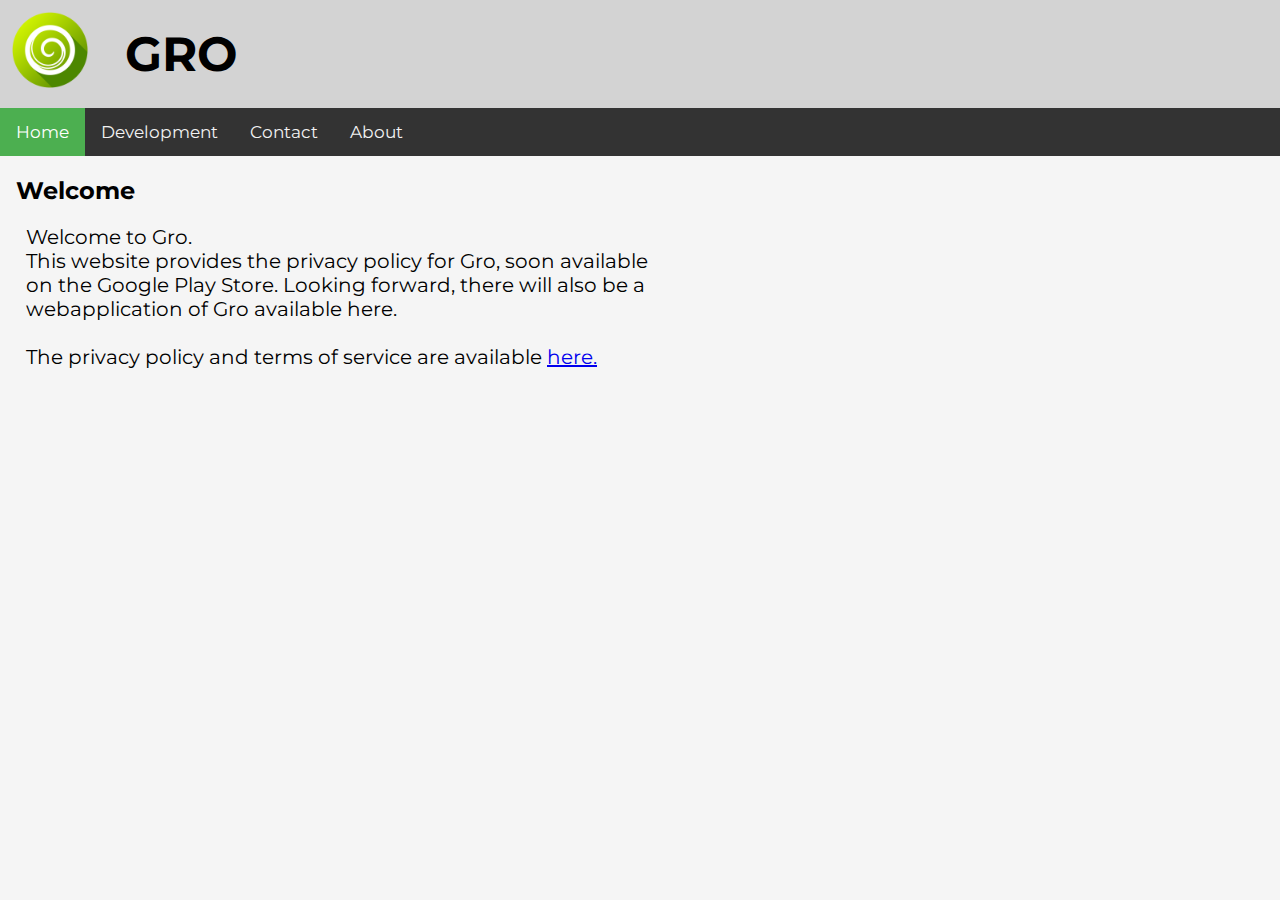
<file: index.html>
<!DOCTYPE html>
<html>
    <meta name="viewport" content="width=device-width, initial-scale=1.0">
    <meta name="description" content="Gro WebApplication">

    <head>

        <link rel="icon" href="groIcon.png">
        <link rel="stylesheet" href="main_style.css">
        <title>GRO</title>

    </head>

    <body>

        <div class="headline">
            <img src="groIcon.png"></img>
            <h1> GRO </h1>
        </div>


        <div class="topnav">
            <a class="active" href="#home">Home</a>
            <a href="development.html">Development</a>
            <a href="contact.html">Contact</a>
            <a href="about.html">About</a>
        </div>

        <div style="padding-left:16px">

            <h2>Welcome</h2>
            <p>
                Welcome to Gro. <br>
                This website provides the privacy policy for Gro, soon available <br>
                on the Google Play Store. Looking forward, there will also be a <br>
                webapplication of Gro available here. <br>
                <br>
                The privacy policy and terms of service are available <a href="about.html"> here.</a>
            </p>

        </div>

    </body>


</html>
</file>
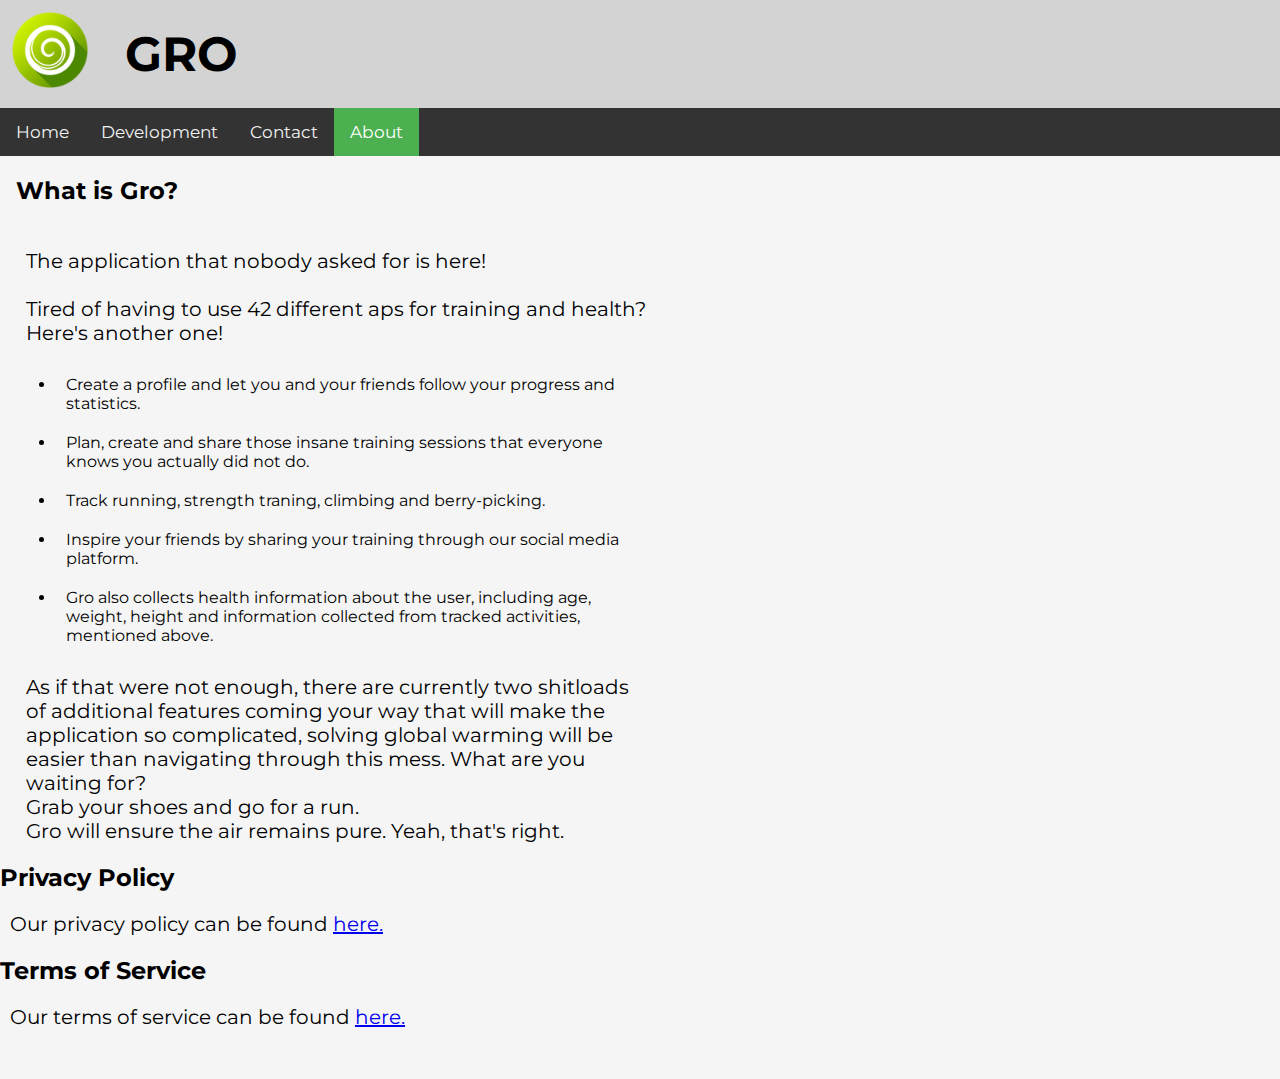
<file: about.html>
<!DOCTYPE html>
<html>
    <meta name="viewport" content="width=device-width, initial-scale=1.0">
    <meta name="description" content="Gro WebApplication">

    <head>

        <link rel="icon" href="groIcon.png">
        <link rel="stylesheet" href="main_style.css">
        <title>GRO</title>

    </head>

    <body>

        <div class="headline">
            <img src="groIcon.png"></img>
            <h1> GRO </h1>
        </div>


        <div class="topnav">
            <a href="index.html">Home</a>
            <a href="development.html">Development</a>
            <a href="contact.html">Contact</a>
            <a class="active" href="about.html">About</a>
        </div>

        <div style="padding-left:16px;width:70vh">

            <h2>What is Gro?</h2>
        
            <p>
            <br>The application that nobody asked for is here!</br>
            
            <br>Tired of having to use 42 different aps for training and health? Here's another one!</br>

            </p>

            <ul>

                <li>Create a profile and let you and your friends follow your progress and statistics.</li>
                    
                <li> Plan, create and share those insane training sessions that everyone knows you actually did not do.</li>
                        
                <li> Track running, strength traning, climbing and berry-picking.</li>
                            
                <li>Inspire your friends by sharing your training through our social media platform.</li>
                                
                <li>Gro also collects health information about the user, including age, weight, height and information collected from tracked activities, mentioned above. </li>

            </ul>
            
            <p>
                As if that were not enough, there are currently two shitloads of additional features
                coming your way that will make the application so complicated, solving global warming will be easier
                than navigating through this mess. 
                What are you waiting for?
                <br>Grab your shoes and go for a run. </br>Gro will ensure the air remains pure. Yeah, that's right.
            </p>
            </p>
        
        </div>
        <h2>Privacy Policy</h2>

        <p>
            Our privacy policy can be found <a href="privacy_policy.html"> here.</a>
        </p>

        <h2>Terms of Service</h2>

        <p>
            Our terms of service can be found <a href="tos.pdf"> here.</a>
        </p>


    </body>


</html>
</file>
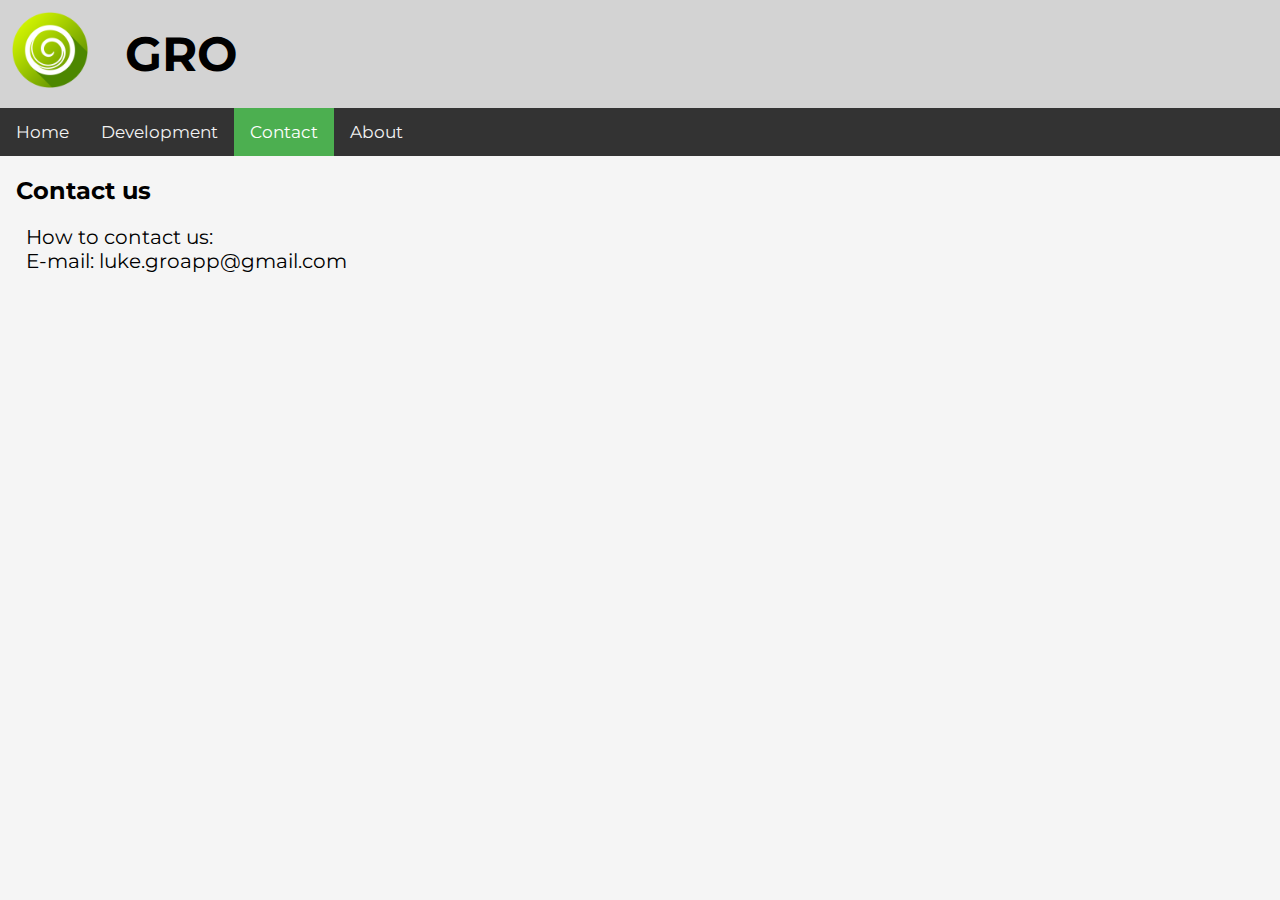
<file: contact.html>
<!DOCTYPE html>
<html>
    <meta name="viewport" content="width=device-width, initial-scale=1.0">
    <meta name="description" content="Gro WebApplication">

    <head>

        <link rel="icon" href="groIcon.png">
        <link rel="stylesheet" href="main_style.css">
        <title>GRO</title>

    </head>

    <body>

        <div class="headline">
            <img src="groIcon.png"></img>
            <h1> GRO </h1>
        </div>


        <div class="topnav">
            <a href="index.html">Home</a>
            <a href="development.html">Development</a>
            <a class="active" href="contact.html">Contact</a>
            <a href="about.html">About</a>
        </div>

        <div style="padding-left:16px">

            <h2>Contact us</h2>
            <p>
                How to contact us: <br>
                E-mail: luke.groapp@gmail.com
            </p>

        </div>

    </body>


</html>
</file>
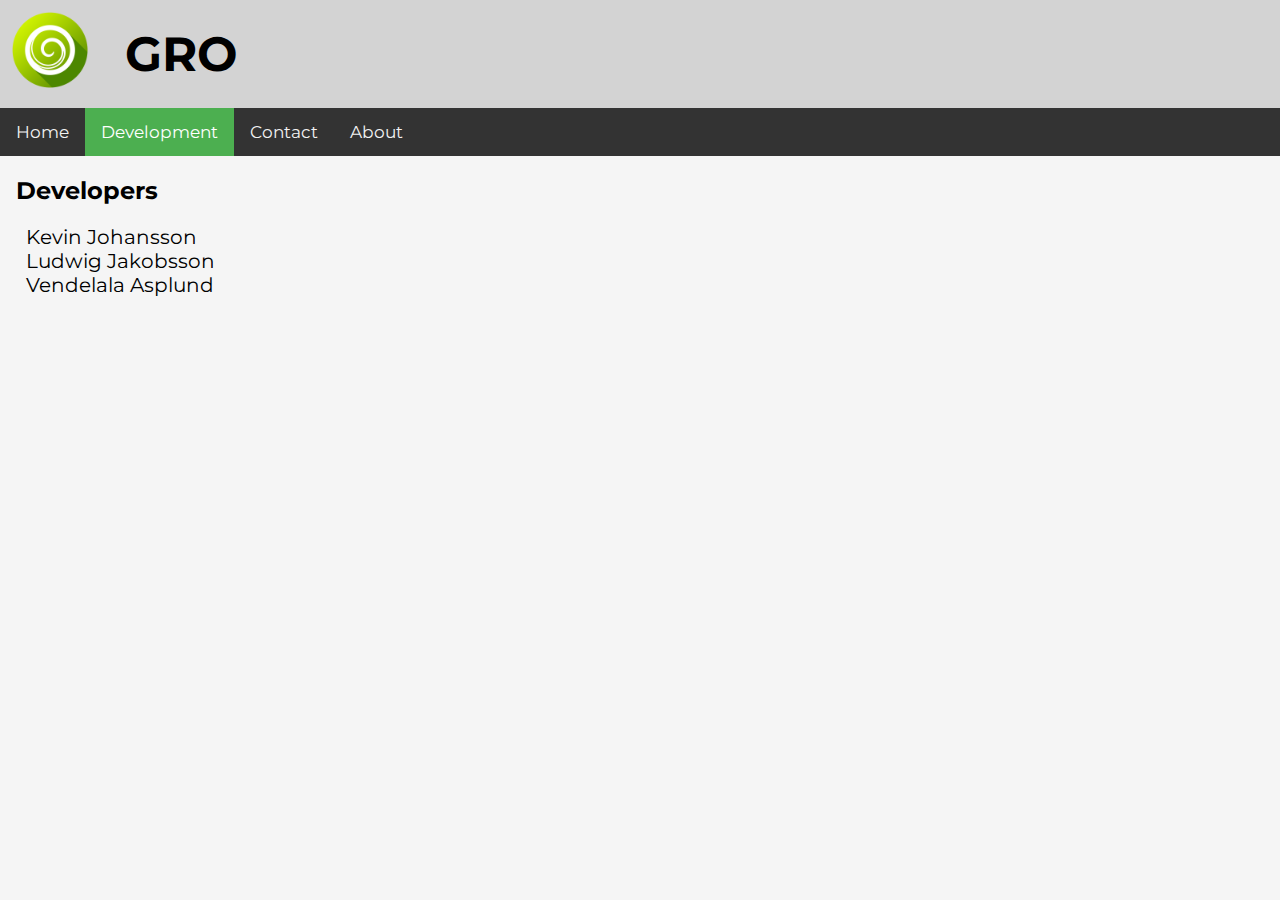
<file: development.html>
<!DOCTYPE html>
<html>
    <meta name="viewport" content="width=device-width, initial-scale=1.0">
    <meta name="description" content="Gro WebApplication">

    <head>

        <link rel="icon" href="groIcon.png">
        <link rel="stylesheet" href="main_style.css">
        <title>GRO</title>

    </head>

    <body>

        <div class="headline">
            <img src="groIcon.png"></img>
            <h1> GRO </h1>
        </div>


        <div class="topnav">
            <a href="index.html">Home</a>
            <a class="active"  href="development.html">Development</a>
            <a href="contact.html">Contact</a>
            <a href="about.html">About</a>
        </div>

        <div style="padding-left:16px">

            <h2>Developers</h2>
            <p>
                Kevin Johansson <br>
                Ludwig Jakobsson <br>
                Vendelala Asplund
            </p>

        </div>

    </body>


</html>
</file>
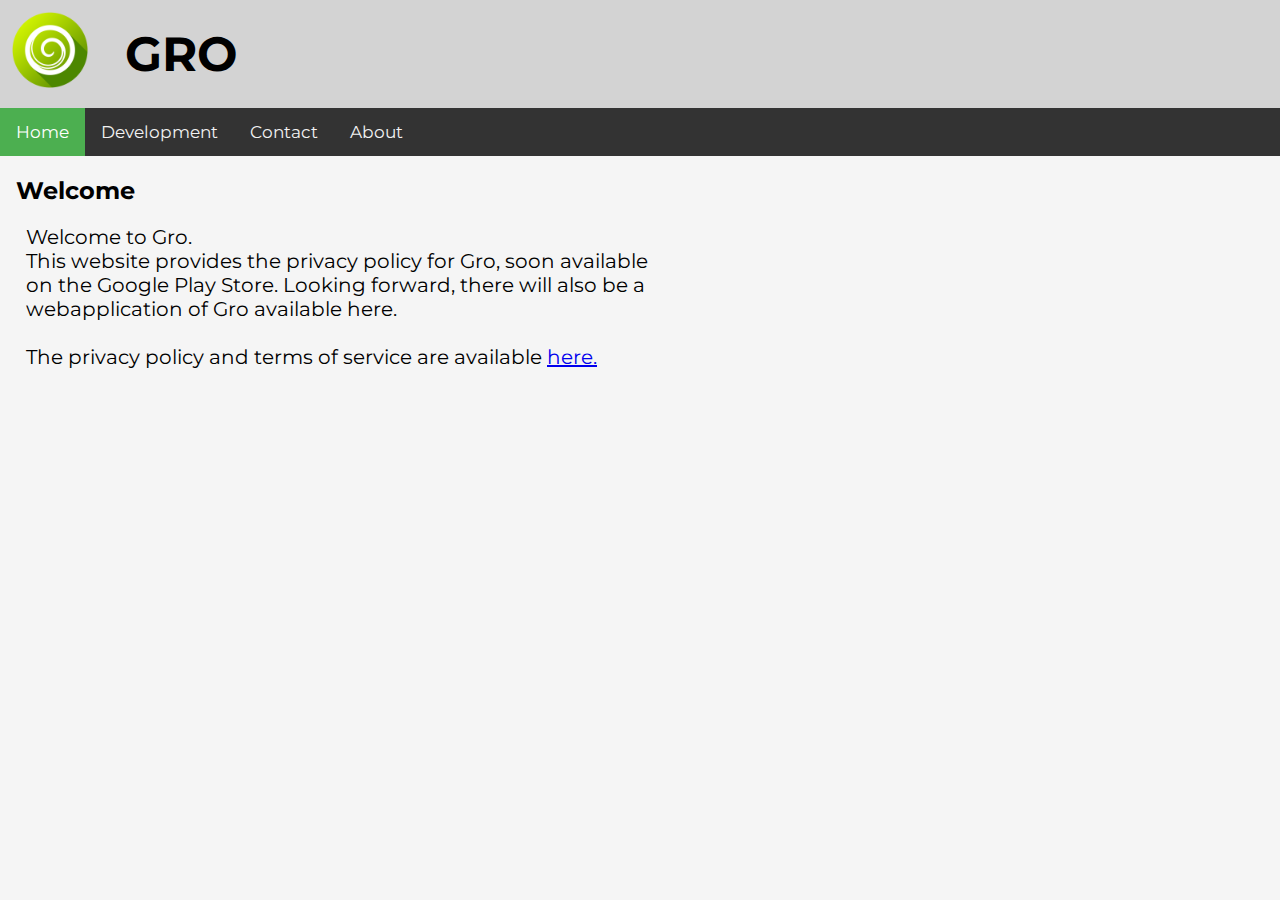
<file: main.html>
<!DOCTYPE html>
<html>
    <meta name="viewport" content="width=device-width, initial-scale=1.0">
    <meta name="description" content="Gro WebApplication">

    <head>

        <link rel="icon" href="groIcon.png">
        <link rel="stylesheet" href="main_style.css">
        <title>GRO</title>

    </head>

    <body>

        <div class="headline">
            <img src="groIcon.png"></img>
            <h1> GRO </h1>
        </div>


        <div class="topnav">
            <a class="active" href="#home">Home</a>
            <a href="development.html">Development</a>
            <a href="contact.html">Contact</a>
            <a href="about.html">About</a>
        </div>

        <div style="padding-left:16px">

            <h2>Welcome</h2>
            <p>
                Welcome to Gro. <br>
                This website provides the privacy policy for Gro, soon available <br>
                on the Google Play Store. Looking forward, there will also be a <br>
                webapplication of Gro available here. <br>
                <br>
                The privacy policy and terms of service are available <a href="about.html"> here.</a>
            </p>

        </div>

    </body>


</html>
</file>
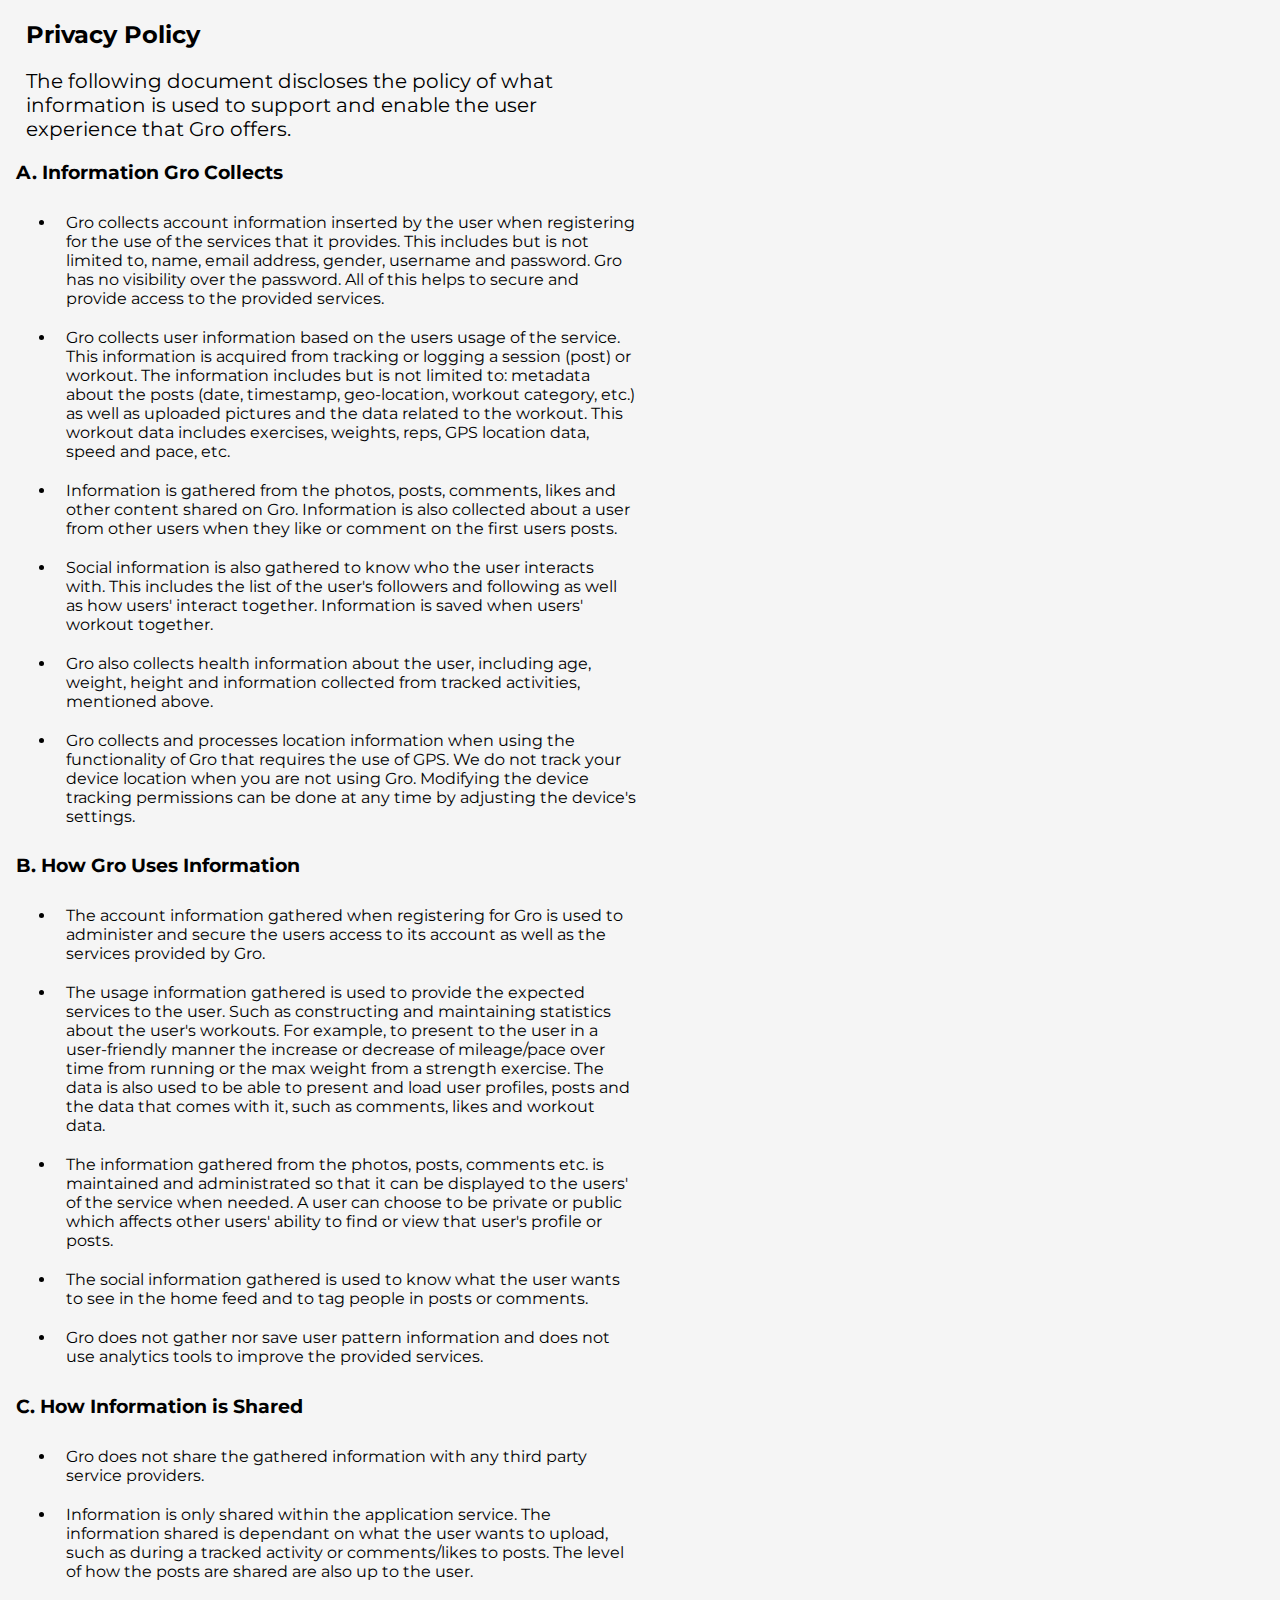
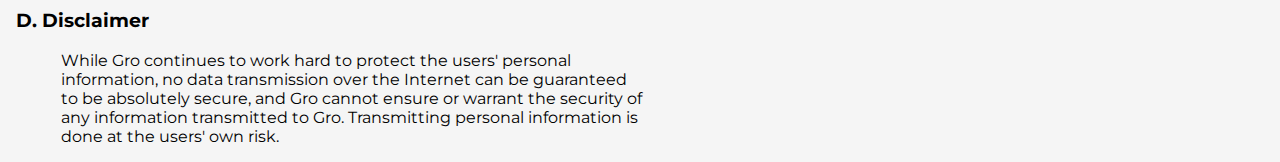
<file: old_pp.html>
<!DOCTYPE html>
<html>

    <meta name="viewport" content="width=device-width, initial-scale=1.0">
    <meta name="description" content="Gro WebApplication">

    <head>

        <link rel="icon" href="groIcon.png">
        <link rel="stylesheet" href="reset_style.css">
        <title>GRO</title>

    </head>

    <body>
        
        
        <div style="padding-left:16px;width:70vh">
            
            <h2>Privacy Policy</h2>
            
            <p>
                The following document discloses the policy of what information is used to support and enable the user experience that Gro offers. 
            </p>

            <h3>A. Information Gro Collects</h3>
            
            <ul>

                <li>Gro collects account information inserted by the user when registering for the use of the services that it provides.
                    This includes but is not limited to, name, email address, gender, username and password. Gro has no visibility over the password.
                    All of this helps to secure and provide access to the provided services. </li>
                    
                <li>Gro collects user information based on the users usage of the service. This information is acquired from tracking or logging a session (post) or workout.
                    The information includes but is not limited to: metadata about the posts (date, timestamp, geo-location, workout category, etc.) as well as uploaded pictures and the 
                    data related to the workout. This workout data includes exercises, weights, reps, GPS location data, speed and pace, etc.</li>
                        
                <li>Information is gathered from the photos, posts, comments, likes and other content shared on Gro. Information is also collected about a user from other users
                    when they like or comment on the first users posts.  </li>
                            
                <li>Social information is also gathered to know who the user interacts with. This includes the list of the user's followers and following as well as how users' interact 
                    together. Information is saved when users' workout together.  </li>
                                
                <li>Gro also collects health information about the user, including age, weight, height and information collected from tracked activities, mentioned above. </li>

                <li>Gro collects and processes location information when using the functionality of Gro that requires the use of GPS. We do not track your device location when you are not using Gro. Modifying the device tracking permissions can be done at any time by adjusting the device's settings. </li>                

            </ul>
            
            <h3>B. How Gro Uses Information</h3>
            
            <ul>
                <li>The account information gathered when registering for Gro is used to administer and secure the users access to its account as well as the services provided by Gro.</li>
                <li>The usage information gathered is used to provide the expected services to the user. Such as constructing and maintaining statistics about the user's workouts. For example,
                    to present to the user in a user-friendly manner the increase or decrease of mileage/pace over time from running or the max weight from a strength exercise.
                    The data is also used to be able to present and load user profiles, posts and the data that comes with it, such as comments, likes and workout data. </li>
                <li>The information gathered from the photos, posts, comments etc. is maintained and administrated so that it can be displayed to the users' of the service when needed.
                    A user can choose to be private or public which affects other users' ability to find or view that user's profile or posts. </li>
                <li>The social information gathered is used to know what the user wants to see in the home feed and to tag people in posts or comments.</li>
                <li>Gro does not gather nor save user pattern information and does not use analytics tools to improve the provided services.</li>
            </ul>
        
            <h3>C. How Information is Shared</h3>
                    
            <ul>
                <li>Gro does not share the gathered information with any third party service providers.</li>
                <li>Information is only shared within the application service. The information shared is dependant on what the user wants to upload, such as during a tracked activity or comments/likes to posts.
                    The level of how the posts are shared are also up to the user.</li>
            </ul>
        
            <h3>D. Disclaimer</h3>
            <p style = "font-size:16px;margin-left:35px">
                While Gro continues to work hard to protect the users' personal information, no data transmission over the Internet can be 
                guaranteed to be absolutely secure, and Gro cannot ensure or warrant the security of any information transmitted to Gro. 
                Transmitting personal information is done at the users' own risk.
            </p>
        </div> 
    </body>
</html>
</file>
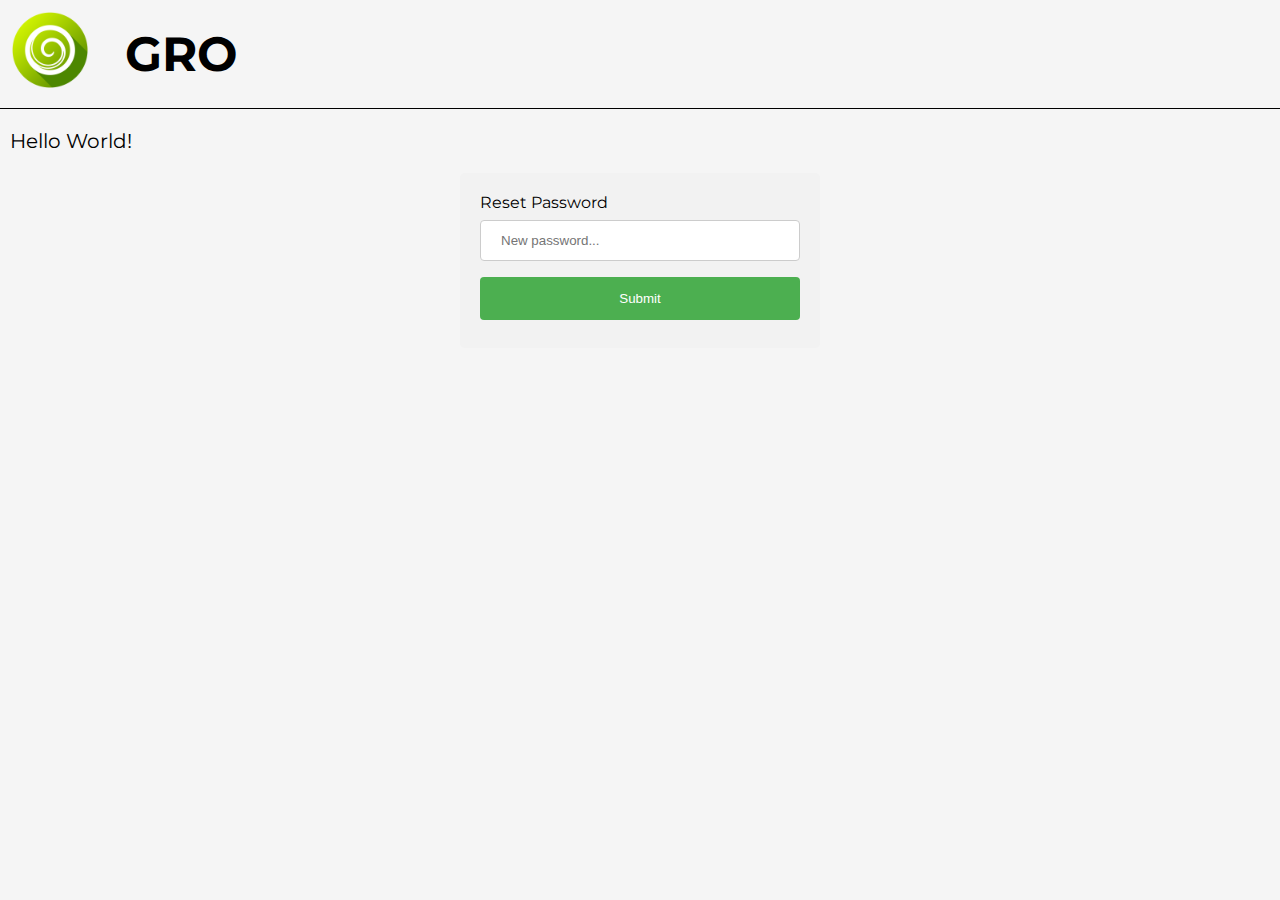
<file: reset_password.html>
<!DOCTYPE html>
<html>
    <meta name="viewport" content="width=device-width, initial-scale=1.0">
    <meta name="description" content="Gro WebApplication">

    <head>

        <link rel="icon" href="groIcon.png">
        <link rel="stylesheet" href="reset_style.css">
        <title>GRO</title>

        <script src="reset_password.js"></script>

    </head>


    <body>

        <div class="headline">
            <img src="groIcon.png"></img>
            <h1> GRO </h1>
        </div>

        <p id="p1">Hello World!</p>

        <div class="password_div">

            <form id="form">
                
                <label id="label" for="password">Reset Password</label><br>
                <input type="password" id="password" name="password" placeholder="New password...">
                <input id="submit" type="submit" value="Submit" onclick="changePassword()">
                
            </form>
            

        </div>

    </body>
</html>
</file>
<file: main_style.css>
@import url(http://fonts.googleapis.com/css?family=Montserrat);

html {
    font-family:Montserrat, sans-serif;
    margin-bottom:30px;
}

body {
    margin: auto;
    background-color:whitesmoke;
}

h1 {    
    margin: 0;
    padding: 25px;
    font-size: 48px;
}

p {
    padding-left: 10px;
    font-size: 20px;
}

li {
    padding:10px;
}

.topnav {
    overflow: hidden;
    background-color: #333;
  }

  .topnav a {
    float: left;
    color: #f2f2f2;
    text-align: center;
    padding: 14px 16px;
    text-decoration: none;
    font-size: 17px;
  }
      
  .topnav a:hover {
    background-color: #ddd;
    color: black;
  }
  
  .topnav a.active {
    background-color: #4CAF50;
    color: white;
  }

  .headline {
      overflow: hidden;
      background-color: lightgray;
  }

  .headline h1 {
      float: left;
  }

  .headline img {
      float: left;
      width:100px;
      height:100px;
  }
</file>
